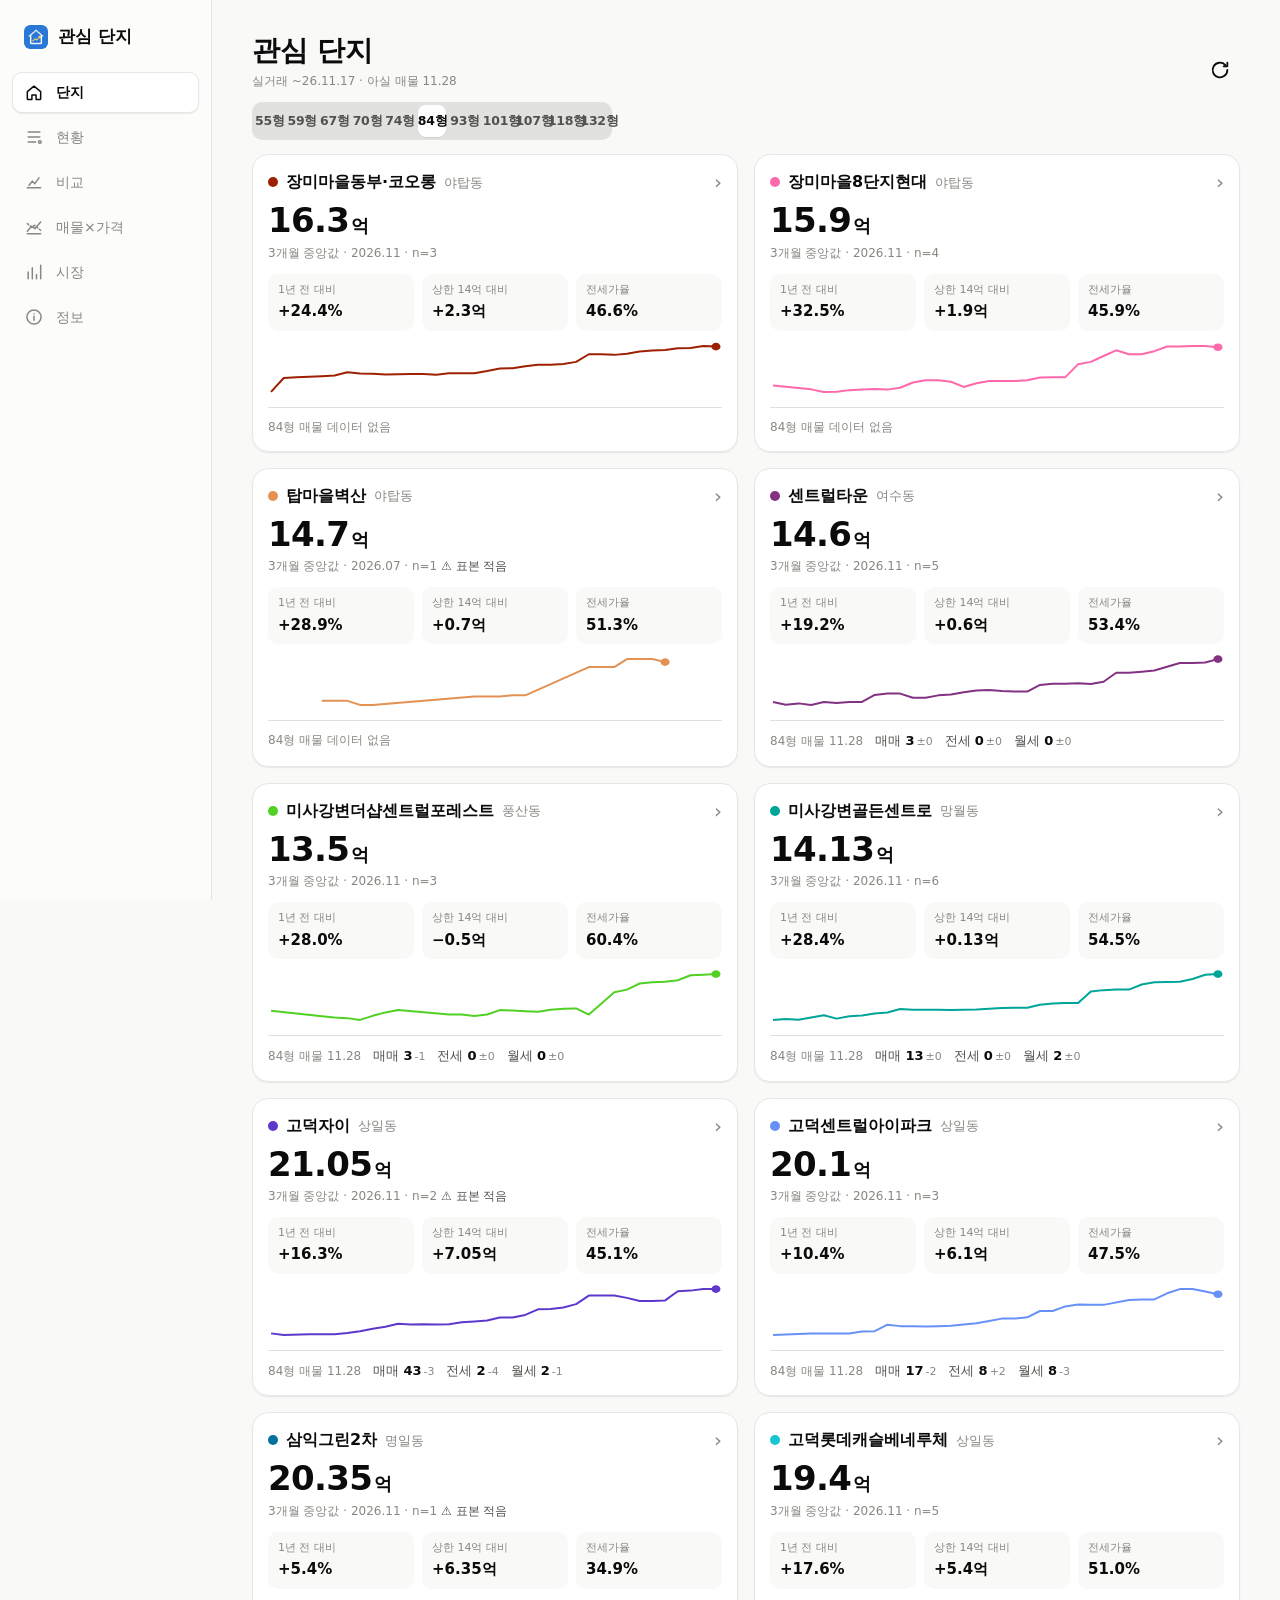
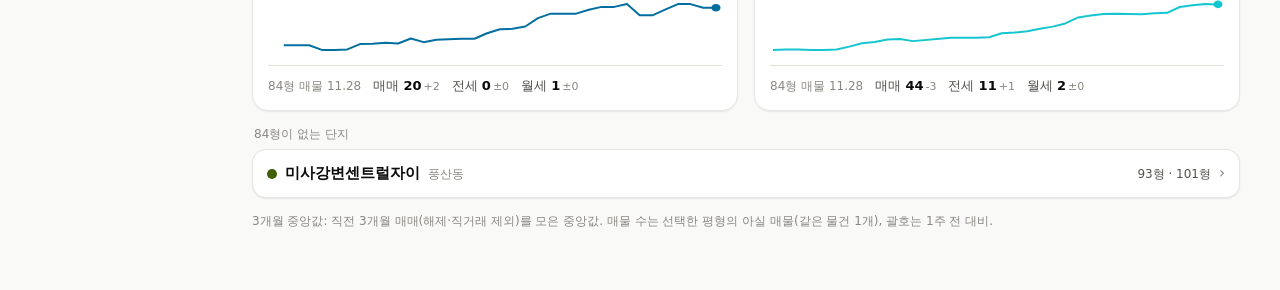
<file: web/index.html>
<!doctype html>
<html lang="ko">
<head>
<meta charset="utf-8">
<meta name="viewport" content="width=device-width, initial-scale=1, viewport-fit=cover">
<title>관심 단지 실거래</title>
<meta name="description" content="관심 아파트 단지 실거래·전세·매물 동향">
<meta name="theme-color" content="#f9f9f7" media="(prefers-color-scheme: light)">
<meta name="theme-color" content="#0d0d0d" media="(prefers-color-scheme: dark)">
<meta name="apple-mobile-web-app-capable" content="yes">
<meta name="mobile-web-app-capable" content="yes">
<meta name="apple-mobile-web-app-status-bar-style" content="default">
<meta name="apple-mobile-web-app-title" content="실거래">
<meta name="robots" content="noindex, nofollow">
<link rel="manifest" href="manifest.webmanifest">
<link rel="icon" type="image/png" sizes="32x32" href="icons/favicon-32.png">
<link rel="apple-touch-icon" href="icons/apple-touch-icon.png">
<link rel="stylesheet" href="app.css">
</head>
<body>
<div id="app" aria-live="polite">
  <div class="boot">불러오는 중…</div>
</div>
<nav class="tabbar" aria-label="메뉴">
  <div class="brand" aria-hidden="true"><img src="icons/favicon-32.png" alt="" width="24" height="24"><span>관심 단지</span></div>
  <a href="#/" data-tab="home"><svg viewBox="0 0 24 24" aria-hidden="true"><path d="M4 11.5 12 5l8 6.5V20a1 1 0 0 1-1 1h-4.5v-5.5h-5V21H5a1 1 0 0 1-1-1z"/></svg><span>단지</span></a>
  <a href="#/now" data-tab="now"><svg viewBox="0 0 24 24" aria-hidden="true"><path d="M5 6h14M5 12h14M5 18h9"/><circle cx="19" cy="18" r="1.6"/></svg><span>현황</span></a>
  <a href="#/compare" data-tab="compare"><svg viewBox="0 0 24 24" aria-hidden="true"><path d="M4 19h16M6 16l4-5 3 3 5-7"/></svg><span>비교</span></a>
  <a href="#/overlap" data-tab="overlap"><svg viewBox="0 0 24 24" aria-hidden="true"><path d="M4 17l5-6 4 3 7-8M4 20h16"/><path d="M4 8l5 4 4-2 7 6" stroke-dasharray="2 2.5"/></svg><span>매물×가격</span></a>
  <a href="#/market" data-tab="market"><svg viewBox="0 0 24 24" aria-hidden="true"><path d="M5 20V12M10 20V7M15 20v-5M20 20V4"/></svg><span>시장</span></a>
  <a href="#/info" data-tab="info"><svg viewBox="0 0 24 24" aria-hidden="true"><circle cx="12" cy="12" r="8.5"/><path d="M12 11v5M12 8h.01"/></svg><span>정보</span></a>
</nav>
<script src="app.js" defer></script>
</body>
</html>
</file>
<file: web/app.css>
/* 관심 단지 실거래 — 모바일 우선. 색은 dataviz 기본 팔레트(라이트/다크 각각 색각이상 검증) */
:root {
  color-scheme: light;
  --page: #f9f9f7; --surface: #fcfcfb; --card: #ffffff;
  --ink: #0b0b0b; --ink2: #52514e; --muted: #898781;
  --grid: #e1e0d9; --axis: #c3c2b7; --ring: rgba(11,11,11,.10);
  --s1: #2a78d6; --s2: #eb6834; --s3: #1baf7a; --s4: #eda100; --s5: #8e44c9; --s6: #e34948; --s7: #008300; --s8: #e87ba4;
  --broker: #4a3aa7; --direct: #e87ba4; --jeonse: #008300; --wolse: #eda100;
  --accent: #2a78d6; --up: #b3261e; --down: #006300;
  --shadow: 0 1px 2px rgba(0,0,0,.05), 0 1px 1px rgba(0,0,0,.03);
  --tabbar-h: 58px;
}
@media (prefers-color-scheme: dark) {
  :root:not([data-theme="light"]) {
    color-scheme: dark;
    --page: #0d0d0d; --surface: #1a1a19; --card: #1a1a19;
    --ink: #ffffff; --ink2: #c3c2b7; --muted: #898781;
    --grid: #2c2c2a; --axis: #383835; --ring: rgba(255,255,255,.10);
    --s1: #3987e5; --s2: #d95926; --s3: #199e70; --s4: #c98500; --s5: #a970e0; --s6: #e66767; --s7: #0ca30c; --s8: #d55181;
    --broker: #9085e9; --direct: #d55181; --jeonse: #0ca30c; --wolse: #c98500;
    --accent: #3987e5; --up: #f2b8b5; --down: #0ca30c;
    --shadow: none;
  }
}
:root[data-theme="dark"] {
  color-scheme: dark;
  --page: #0d0d0d; --surface: #1a1a19; --card: #1a1a19;
  --ink: #ffffff; --ink2: #c3c2b7; --muted: #898781;
  --grid: #2c2c2a; --axis: #383835; --ring: rgba(255,255,255,.10);
  --s1: #3987e5; --s2: #d95926; --s3: #199e70; --s4: #c98500; --s5: #a970e0; --s6: #e66767; --s7: #0ca30c; --s8: #d55181;
  --broker: #9085e9; --direct: #d55181; --jeonse: #0ca30c; --wolse: #c98500;
  --accent: #3987e5; --up: #f2b8b5; --down: #0ca30c;
  --shadow: none;
}

* { box-sizing: border-box; }
html { -webkit-text-size-adjust: 100%; }
body {
  margin: 0; background: var(--page); color: var(--ink);
  font: 15px/1.5 system-ui, -apple-system, "Apple SD Gothic Neo", "Segoe UI", "Malgun Gothic", sans-serif;
  -webkit-font-smoothing: antialiased; -webkit-tap-highlight-color: transparent;
}
#app {
  max-width: 560px; margin: 0 auto;
  padding: calc(env(safe-area-inset-top) + 8px) 16px calc(var(--tabbar-h) + env(safe-area-inset-bottom) + 24px);
}
.boot, .empty { color: var(--muted); padding: 48px 0; text-align: center; }
a { color: inherit; }
button { font: inherit; color: inherit; }

/* 상단 */
.top { display: flex; align-items: flex-end; justify-content: space-between; gap: 12px; padding: 10px 0 12px; }
.top h1 { font-size: 24px; line-height: 1.2; margin: 0; letter-spacing: -.01em; }
.top .sub { color: var(--muted); font-size: 12px; margin-top: 4px; font-variant-numeric: tabular-nums; }
.iconbtn {
  border: 0; background: transparent; width: 40px; height: 40px; border-radius: 20px;
  display: inline-grid; place-items: center; cursor: pointer; flex: none;
}
.iconbtn:active { background: var(--ring); }
.iconbtn svg { width: 22px; height: 22px; fill: none; stroke: currentColor; stroke-width: 2; stroke-linecap: round; stroke-linejoin: round; }
.iconbtn.spin svg { animation: spin .8s linear infinite; }
@keyframes spin { to { transform: rotate(360deg); } }

/* 세그먼트 */
.seg { display: flex; gap: 4px; padding: 3px; background: var(--ring); border-radius: 10px; margin: 0 0 14px; }
.seg button {
  flex: 1; border: 0; background: transparent; padding: 7px 0; border-radius: 8px; cursor: pointer;
  font-weight: 600; color: var(--ink2); font-variant-numeric: tabular-nums;
}
.seg button[aria-pressed="true"] { background: var(--card); color: var(--ink); box-shadow: var(--shadow); }
.chips { display: flex; gap: 6px; margin: 4px 0 10px; }
.chips button {
  border: 1px solid var(--ring); background: transparent; border-radius: 999px; padding: 4px 12px;
  font-size: 13px; color: var(--ink2); cursor: pointer;
}
.chips button[aria-pressed="true"] { border-color: var(--ink); color: var(--ink); font-weight: 600; }

/* 카드 */
.cards { display: grid; gap: 12px; }
.card {
  display: block; text-decoration: none; background: var(--card); border-radius: 16px; padding: 16px;
  box-shadow: var(--shadow); outline: 1px solid var(--ring); outline-offset: -1px;
}
.card:active { transform: scale(.995); }
.card-h { display: flex; align-items: center; gap: 8px; }
.card-h b { font-size: 16px; }
.card-h .area { color: var(--muted); font-size: 13px; }
.card-h .chev { margin-left: auto; color: var(--muted); font-size: 20px; line-height: 1; }
.dot { width: 10px; height: 10px; border-radius: 5px; flex: none; }
.hero { font-size: 34px; font-weight: 700; letter-spacing: -.02em; margin-top: 8px; line-height: 1.1; }
.hero small { font-size: 18px; font-weight: 600; margin-left: 2px; }
.hero-sub { color: var(--muted); font-size: 12px; margin-top: 4px; }
.warn { color: var(--ink2); }
.kv { display: grid; grid-template-columns: repeat(3, 1fr); gap: 8px; margin-top: 12px; }
.kv div { background: var(--page); border-radius: 10px; padding: 8px 10px; min-width: 0; }
.kv span { display: block; color: var(--muted); font-size: 11px; white-space: nowrap; overflow: hidden; text-overflow: ellipsis; }
.kv b { display: block; font-size: 15px; margin-top: 2px; white-space: nowrap; }
.spark { margin-top: 10px; height: 44px; }
.spark svg { display: block; width: 100%; height: 44px; }
.lrow {
  display: flex; flex-wrap: wrap; gap: 4px 12px; align-items: baseline; margin-top: 10px; padding-top: 10px;
  border-top: 1px solid var(--grid); font-size: 13px; color: var(--ink2);
}
.lrow .lbl { color: var(--muted); font-size: 12px; }
.lrow b { color: var(--ink); }
.delta { font-size: 11px; color: var(--muted); margin-left: 2px; }
.up { color: var(--up); } .down { color: var(--down); }

/* 상세 */
.back { display: flex; align-items: center; gap: 4px; margin: 0 -8px; }
.back h1 { font-size: 20px; margin: 0; }
.section { background: var(--card); border-radius: 16px; padding: 14px 14px 10px; margin-top: 12px;
  box-shadow: var(--shadow); outline: 1px solid var(--ring); outline-offset: -1px; }
.section h2 { font-size: 15px; margin: 0 0 2px; }
.section .note { color: var(--muted); font-size: 12px; margin: 0 0 6px; }
.stats { display: grid; grid-template-columns: repeat(2, 1fr); gap: 8px; margin-top: 12px; }
.stats div { background: var(--card); border-radius: 12px; padding: 10px 12px; outline: 1px solid var(--ring); outline-offset: -1px; }
.stats span { display: block; color: var(--muted); font-size: 12px; }
.stats b { font-size: 18px; }
.deals { width: 100%; border-collapse: collapse; font-size: 13px; font-variant-numeric: tabular-nums; }
.deals th { text-align: left; color: var(--muted); font-weight: 500; font-size: 12px; padding: 6px 4px; border-bottom: 1px solid var(--grid); }
.deals td { padding: 7px 4px; border-bottom: 1px solid var(--grid); }
.deals td.r, .deals th.r { text-align: right; }
.deals tr.x td { color: var(--muted); text-decoration: line-through; }
.tag { font-size: 11px; padding: 1px 6px; border-radius: 6px; background: var(--ring); color: var(--ink2); }

/* 차트 */
.chart { position: relative; }
.legend { display: flex; flex-wrap: wrap; gap: 4px 12px; font-size: 12px; color: var(--ink2); margin: 2px 0 4px; }
.legend i { display: inline-block; vertical-align: middle; margin-right: 5px; }
.legend i.l { width: 14px; height: 2px; border-radius: 1px; }
.legend i.dl { width: 16px; height: 0; border-top: 2px dashed; background: none !important; }  /* 점선 범례: 색은 border-color */
.legend .sep { width: 100%; height: 0; }
.legend i.d { width: 8px; height: 8px; border-radius: 4px; }
.legend i.b { width: 9px; height: 9px; border-radius: 2px; }
.chart svg { display: block; width: 100%; overflow: visible; touch-action: pan-y; }
.chart .gl { stroke: var(--grid); stroke-width: 1; }
.chart .ax { stroke: var(--axis); stroke-width: 1; }
.chart text { fill: var(--muted); font-size: 11px; font-variant-numeric: tabular-nums; }
.chart .ref { stroke: var(--muted); stroke-width: 1; }
.chart .reft { fill: var(--ink2); font-size: 10px; }
.chart .xh { stroke: var(--muted); stroke-width: 1; }
.tip {
  position: absolute; top: 0; pointer-events: none; background: var(--card); color: var(--ink);
  border-radius: 10px; padding: 8px 10px; font-size: 12px; line-height: 1.45; min-width: 110px;
  box-shadow: 0 4px 16px rgba(0,0,0,.14); outline: 1px solid var(--ring); z-index: 5; white-space: nowrap;
}
.tip .t { color: var(--muted); margin-bottom: 2px; }
.tip .row { display: flex; align-items: center; gap: 6px; }
.tip .row i { width: 12px; height: 2px; flex: none; }
.tip .row b { font-weight: 700; }
.tip .row span { color: var(--ink2); }

/* 비교 표 */
.cmp { width: 100%; border-collapse: collapse; font-size: 13px; font-variant-numeric: tabular-nums; }
.cmp th, .cmp td { padding: 8px 4px; border-bottom: 1px solid var(--grid); text-align: right; white-space: nowrap; }
.cmp th:first-child, .cmp td:first-child { text-align: left; }
.cmp th { color: var(--muted); font-weight: 500; font-size: 12px; }

/* 정보 */
.info p, .info li { color: var(--ink2); font-size: 14px; }
.info h2 { font-size: 16px; margin: 20px 0 6px; }
.info ul { padding-left: 18px; margin: 6px 0; }
.banner { background: var(--card); border-radius: 12px; padding: 12px 14px; margin: 8px 0 12px; font-size: 13px;
  color: var(--ink2); outline: 1px solid var(--ring); outline-offset: -1px; }


/* 단지 탭 상단: 최근 실거래 · 최근 매물 표 */
.feeds { display: grid; grid-template-columns: minmax(0, 1fr); gap: 12px; margin: 0 0 16px; }
.feed { margin-top: 0; }
.feed-h { display: flex; align-items: baseline; gap: 8px; }
.feed-h .cnt { color: var(--muted); font-size: 12px; font-variant-numeric: tabular-nums; }
.feed .chips { margin: 2px 0 6px; flex-wrap: wrap; }
.tscroll { overflow-x: auto; margin: 0 -4px; }
.tscroll.fixed { max-height: min(62vh, 560px); overflow-y: auto; overscroll-behavior: contain; -webkit-overflow-scrolling: touch;
  border-top: 1px solid var(--grid); border-bottom: 1px solid var(--grid); }
.tscroll.fixed thead th { position: sticky; top: 0; z-index: 1; background: var(--card); }
.ftable td.emptyrow { color: var(--muted); text-align: center; padding: 20px 0; cursor: default; }
.feed .chips + .chips { margin-top: 0; }
.ftable { width: 100%; border-collapse: collapse; font-size: 13px; font-variant-numeric: tabular-nums; }
.ftable th { text-align: left; color: var(--muted); font-weight: 500; font-size: 12px; padding: 6px 4px; border-bottom: 1px solid var(--grid); white-space: nowrap; }
.ftable td { padding: 7px 4px; border-bottom: 1px solid var(--grid); vertical-align: top; }
.ftable tbody tr { cursor: pointer; }
.ftable tbody tr.static { cursor: default; }
.ftable .desc { color: var(--muted); font-size: 11px; margin-top: 2px; max-width: 46ch; overflow: hidden;
  display: -webkit-box; -webkit-line-clamp: 2; -webkit-box-orient: vertical; word-break: keep-all; overflow-wrap: anywhere; }
.ftable tbody tr:active td { background: var(--page); }
.ftable .r { text-align: right; } .ftable .b { font-weight: 700; white-space: nowrap; } .ftable .nw { white-space: nowrap; }
.ftable .tag, .ftable .badge { white-space: nowrap; }
@media (max-width: 480px) { .ftable { font-size: 12.5px; } .ftable td, .ftable th { padding-left: 3px; padding-right: 3px; } }
.ftable tr.x td { color: var(--muted); } .ftable tr.x td.b { text-decoration: line-through; }
.ftable .tag { margin-left: 4px; }
.cname { display: inline-flex; align-items: center; gap: 5px; white-space: nowrap; }
.cname .dot { width: 8px; height: 8px; }
.sub2 { color: var(--ink2); font-size: 12px; }
.ftable td > div.sub2 { color: var(--muted); font-size: 11px; }
.badge { display: inline-block; font-size: 10px; font-weight: 700; line-height: 1; padding: 3px 5px; border-radius: 5px; margin-left: 4px;
  background: var(--ring); color: var(--ink2); vertical-align: 1px; }
.badge.new { background: var(--accent); color: #fff; }
.badge.dn { background: color-mix(in srgb, var(--down) 16%, transparent); color: var(--down); }
.badge.upb { background: color-mix(in srgb, var(--up) 16%, transparent); color: var(--up); }
.kind { font-size: 11px; color: var(--muted); }
.more { display: block; width: 100%; margin-top: 8px; padding: 9px 0; border: 1px solid var(--ring); background: transparent;
  border-radius: 10px; color: var(--ink2); cursor: pointer; font-size: 13px; }
.more:active { background: var(--ring); }

/* 하단 탭 */
.tabbar {
  position: fixed; left: 0; right: 0; bottom: 0; z-index: 10;
  display: flex; justify-content: center; gap: 0;
  height: calc(var(--tabbar-h) + env(safe-area-inset-bottom)); padding-bottom: env(safe-area-inset-bottom);
  background: color-mix(in srgb, var(--surface) 88%, transparent);
  -webkit-backdrop-filter: saturate(1.4) blur(14px); backdrop-filter: saturate(1.4) blur(14px);
  border-top: 1px solid var(--ring);
}
.tabbar a {
  flex: 1; max-width: 186px; display: flex; flex-direction: column; align-items: center; justify-content: center;
  gap: 2px; text-decoration: none; color: var(--muted); font-size: 11px;
}
.tabbar a[aria-current="page"] { color: var(--ink); font-weight: 600; }
.tabbar svg { width: 24px; height: 24px; fill: none; stroke: currentColor; stroke-width: 1.8; stroke-linecap: round; stroke-linejoin: round; }
.tabbar .brand { display: none; }
.sections { display: block; }

/* ───── PC (넓은 화면): 하단 탭 → 왼쪽 사이드바, 카드·그래프 여러 열 ───── */
@media (min-width: 1024px) {
  :root { --side-w: 212px; }
  body { font-size: 15px; }
  #app {
    max-width: 1320px; margin: 0 0 0 var(--side-w);
    padding: 24px 40px 48px;
  }
  @media (min-width: 1560px) { #app { margin-left: calc(var(--side-w) + (100vw - var(--side-w) - 1320px) / 2); } }

  .tabbar {
    top: 0; right: auto; width: var(--side-w); height: 100vh; padding: 20px 12px;
    flex-direction: column; justify-content: flex-start; gap: 4px;
    border-top: 0; border-right: 1px solid var(--ring);
  }
  .tabbar .brand {
    display: flex; align-items: center; gap: 10px; padding: 4px 12px 18px;
    font-weight: 700; font-size: 17px; color: var(--ink);
  }
  .tabbar .brand img { border-radius: 6px; }
  .tabbar a {
    flex: none; max-width: none; flex-direction: row; justify-content: flex-start; gap: 12px;
    padding: 10px 12px; border-radius: 10px; font-size: 14px;
  }
  .tabbar a:hover { background: var(--ring); color: var(--ink); }
  .tabbar a[aria-current="page"] { background: var(--card); box-shadow: var(--shadow); outline: 1px solid var(--ring); outline-offset: -1px; }
  .tabbar svg { width: 20px; height: 20px; }

  .top h1 { font-size: 28px; }
  .seg { max-width: 360px; }
  .iconbtn:hover { background: var(--ring); }

  /* 홈: 상단 표 2열(좌 실거래 · 우 매물) */
  .feeds { grid-template-columns: repeat(2, minmax(0, 1fr)); gap: 16px; align-items: stretch; margin-bottom: 20px; }
  /* 두 표 카드 높이를 같게: 카드 높이 고정, 설명·필터 아래 표 영역이 남은 높이를 채우고 그 안에서 스크롤 */
  .feeds > .feed { padding: 18px 18px 14px; display: flex; flex-direction: column; height: min(78vh, 720px); }
  .feeds > .feed .tscroll.fixed { flex: 1 1 auto; min-height: 0; max-height: none; }
  .ftable { font-size: 14px; }
  .ftable tbody tr:hover td { background: var(--page); }
  .more:hover { background: var(--ring); }

  /* 홈: 카드 격자 */
  .cards { grid-template-columns: repeat(auto-fill, minmax(360px, 1fr)); gap: 16px; }
  .card { transition: box-shadow .15s, transform .15s; }
  .card:hover { box-shadow: 0 6px 20px rgba(0,0,0,.08); transform: translateY(-1px); }
  .spark, .spark svg { height: 56px; }

  /* 상세·비교: 요약 한 줄, 섹션 2열 (넓은 그래프·표는 한 줄 전체) */
  .back h1 { font-size: 26px; }
  .stats { grid-template-columns: repeat(4, 1fr); gap: 12px; }
  .sections { display: grid; grid-template-columns: repeat(2, minmax(0, 1fr)); gap: 16px; align-items: start; margin-top: 4px; }
  .sections > .section { margin-top: 0; padding: 18px 18px 12px; }
  .sections > .feed { padding: 18px 18px 14px; }
  .sections > .section.wide { grid-column: 1 / -1; }
  .section h2 { font-size: 16px; }
  .deals, .cmp { font-size: 14px; }
  .deals tbody tr:hover td, .cmp tbody tr:hover td { background: var(--page); }
  .chart svg { touch-action: auto; }

  /* 정보 */
  .info { max-width: 760px; }
}
.chips button[disabled] { opacity: .45; cursor: default; }

/* 매물 × 가격 */
.chips.wrap { flex-wrap: wrap; align-items: center; margin: 2px 0 6px; }
.chips .chl { font-size: 12px; color: var(--muted); min-width: 30px; }
.cmp tr.sel td { font-weight: 600; }
.cmp tbody tr { cursor: default; }
.ll td.llcell { width: 55%; }
.ll th.llhead { text-align: center; }
.ll th.llhead span { display: inline-block; width: 50%; font-size: 11px; }
.ll th.llhead span:first-child { text-align: left; } .ll th.llhead span:last-child { text-align: right; }
.ll tr.best td { font-weight: 600; }
.llbar { position: relative; height: 12px; }
.llbar .mid { position: absolute; left: 50%; top: -3px; bottom: -3px; width: 1px; background: var(--axis); }
.llbar i { position: absolute; top: 1px; bottom: 1px; border-radius: 3px; }
.llbar i.neg { background: var(--s1); } .llbar i.pos { background: var(--s2); }
.llverdict { margin: 2px 0 8px; font-size: 14px; }
.tag.ten-t { color: var(--s2); border-color: currentColor; }
.tag.ten-m { color: var(--s1); border-color: currentColor; }
.ll td:first-child, .ll td:last-child { white-space: normal; }
.ll { table-layout: auto; }
@media (max-width: 600px) { .ll td.llcell { width: 30%; } .ll th.llhead span { font-size: 10px; } }

/* 시장 > 심리 */
.stiles { display: grid; grid-template-columns: repeat(2, minmax(0,1fr)); gap: 10px; }
@media (min-width: 1024px) { .stiles { grid-template-columns: repeat(4, minmax(0,1fr)); } }
.stile { display: flex; flex-direction: column; gap: 2px; padding: 4px 2px; }
.stile .sl { font-size: 12px; color: var(--ink2); } .stile b { font-size: 24px; font-variant-numeric: tabular-nums; }
.stile b.t-up { color: var(--up); } .stile b.t-dn { color: var(--s1); } .stile .ss { font-size: 11px; color: var(--muted); }
.ytop .yt-t { font-size: 13px; color: var(--ink); white-space: normal; } .ytop { margin-top: 10px; }

.flist { list-style: none; margin: 4px 0 0; padding: 0; }
.flist li { padding: 10px 0; border-bottom: 1px solid var(--grid); }
.flist li:last-child { border-bottom: 0; }
.flist .ft { color: var(--ink); font-weight: 600; font-size: 14px; text-decoration: none; line-height: 1.4; }
.flist .ft:hover { text-decoration: underline; }
.flist .fm { display: flex; flex-wrap: wrap; gap: 4px 8px; font-size: 12px; color: var(--muted); margin: 4px 0 2px; align-items: center; }
.flist .fx { margin: 2px 0 0; font-size: 13px; color: var(--ink2); line-height: 1.45; display: -webkit-box; -webkit-line-clamp: 2; -webkit-box-orient: vertical; overflow: hidden; }

/* 단지 탭: 선택한 평형이 없는 단지 */
.others { margin-top: 14px; }
.others-h { color: var(--muted); font-size: 12px; margin: 0 2px 6px; }
.cardmini { display: flex; align-items: center; gap: 8px; padding: 12px 14px; margin-bottom: 8px; text-decoration: none;
  background: var(--card); border-radius: 14px; box-shadow: var(--shadow); border: 1px solid var(--ring); flex-wrap: wrap; }
.cardmini .area { color: var(--muted); font-size: 12px; }
.cardmini .bands { color: var(--ink2); font-size: 12px; margin-left: auto; }
.cardmini .chev { color: var(--muted); }
/* 현황 탭: 표 하나를 화면 높이에 맞춰 길게 */
.feeds.one .tscroll.fixed { max-height: calc(100vh - 330px); min-height: 280px; }
@media (min-width: 720px) {
  .feeds.one { grid-template-columns: minmax(0, 1fr); }
  .feeds.one > .feed { height: auto; }
  .feeds.one > .feed .tscroll.fixed { max-height: calc(100vh - 360px); }
}
/* 평형이 많을 때 '55형'이 두 줄로 꺾이지 않게 */
.seg button { white-space: nowrap; min-width: 0; }
.seg:has(button:nth-child(7)) button { font-size: 12.5px; letter-spacing: -.02em; padding-left: 0; padding-right: 0; }
/* 가격 차트 바로 아래 붙는 거래량 패널 */
.volpane { border-top: 1px dashed var(--grid); margin-top: 2px; padding-top: 2px; }
.volpane .legend { margin: 2px 0 0; font-size: 11px; }
/* 매물 출처 */
.tag.src-n { color: var(--s3); border-color: color-mix(in srgb, var(--s3) 40%, transparent); }
.tag.src-an { color: var(--ink2); }
/* 비교 탭: 지역별 작은 패널 */
.gpanel + .gpanel { margin-top: 10px; padding-top: 8px; border-top: 1px dashed var(--grid); }
.gtitle { font-size: 12px; font-weight: 600; color: var(--ink2); margin: 2px 0 2px; }
</file>
